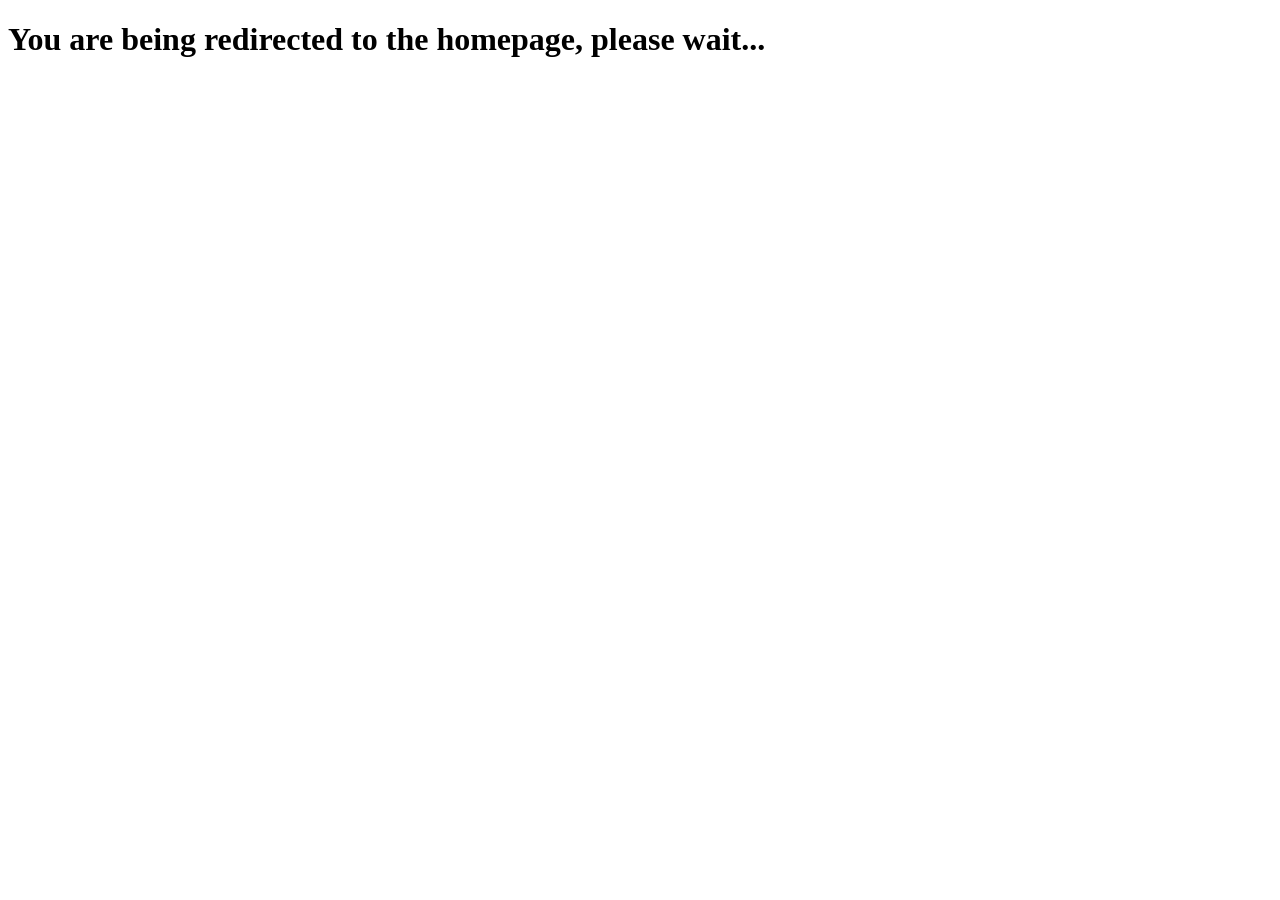
<file: projects/index.html>
<!DOCTYPE html><html><head><!-- Global site tag (gtag.js) - Google Analytics -->
<script async src="https://www.googletagmanager.com/gtag/js?id=G-98DP5VKS42"></script>
<script>
  window.dataLayer = window.dataLayer || [];
  function gtag(){dataLayer.push(arguments);}
  gtag('js', new Date());

  gtag('config', 'G-98DP5VKS42');
</script><title>Redirecting...</title><meta http-equiv="refresh" content="3;url=/"> <head><body> <h1>You are being redirected to the homepage, please wait...</h1></body></html>
</file>
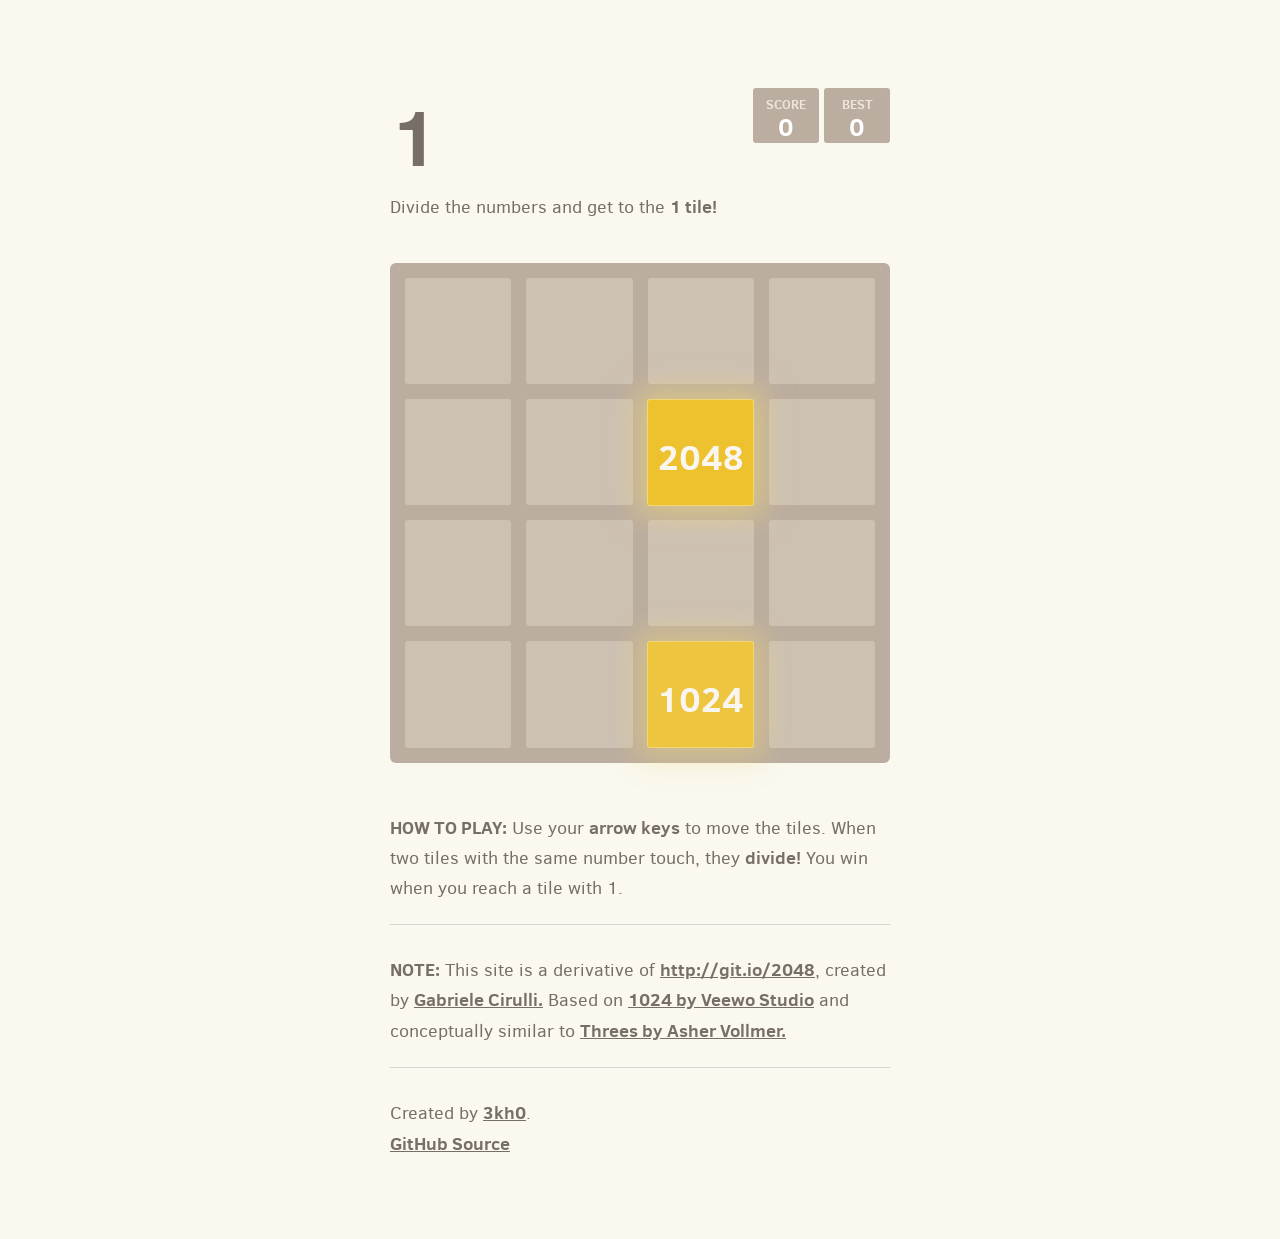
<file: projects/1/index.html>
<!DOCTYPE html>
<html>
<head>
  <meta charset="utf-8">
  <title>1 | 3kh0</title>

  <link href="style/main.css" rel="stylesheet" type="text/css">
  <link rel="shortcut icon" href="favicon.ico">
  <link rel="apple-touch-icon" href="meta/apple-touch-icon.png">
  <meta name="apple-mobile-web-app-capable" content="yes">

  <meta name="HandheldFriendly" content="True">
  <meta name="MobileOptimized" content="320">
  <meta name="viewport" content="width=device-width, target-densitydpi=160dpi, initial-scale=1.0, maximum-scale=1, user-scalable=no, minimal-ui">
</head>
<body>
  <div class="container">
    <div class="heading">
      <h1 class="title">1</h1>
      <div class="scores-container">
        <div class="score-container">0</div>
        <div class="best-container">0</div>
      </div>
    </div>
    <p class="game-intro">Divide the numbers and get to the <strong>1 tile!</strong></p>

    <div class="game-container">
      <div class="game-message">
        <p></p>
        <div class="lower">
	        <a style="display:none;" class="keep-playing-button">Keep going</a>
          <a class="retry-button">Try again</a>
        </div>
      </div>

      <div class="grid-container">
        <div class="grid-row">
          <div class="grid-cell"></div>
          <div class="grid-cell"></div>
          <div class="grid-cell"></div>
          <div class="grid-cell"></div>
        </div>
        <div class="grid-row">
          <div class="grid-cell"></div>
          <div class="grid-cell"></div>
          <div class="grid-cell"></div>
          <div class="grid-cell"></div>
        </div>
        <div class="grid-row">
          <div class="grid-cell"></div>
          <div class="grid-cell"></div>
          <div class="grid-cell"></div>
          <div class="grid-cell"></div>
        </div>
        <div class="grid-row">
          <div class="grid-cell"></div>
          <div class="grid-cell"></div>
          <div class="grid-cell"></div>
          <div class="grid-cell"></div>
        </div>
      </div>

      <div class="tile-container">

      </div>
    </div>

    <p class="game-explanation">
      <strong class="important">How to play:</strong> Use your <strong>arrow keys</strong> to move the tiles. When two tiles with the same number touch, they <strong>divide!</strong> You win when you reach a tile with 1.
    </p>
    <hr>
    <p>
    <strong class="important">Note:</strong> This site is a derivative of <a href="http://git.io/2048">http://git.io/2048</a>, created by <a href="http://gabrielecirulli.com" target="_blank">Gabriele Cirulli.</a> Based on <a href="https://itunes.apple.com/us/app/1024!/id823499224" target="_blank">1024 by Veewo Studio</a> and conceptually similar to <a href="http://asherv.com/threes/" target="_blank">Threes by Asher Vollmer.</a>
    </p>
    <hr>
    <p>
    Created by <a href="/" target="_blank">3kh0</a>. <a href="https://github.com/3kh0/1" target="_blank">
    <br>GitHub Source</a>
    </p>
  </div>
<!-- Global site tag (gtag.js) - Google Analytics -->
<script async src="https://www.googletagmanager.com/gtag/js?id=G-98DP5VKS42"></script>
<script>
  window.dataLayer = window.dataLayer || [];
  function gtag(){dataLayer.push(arguments);}
  gtag('js', new Date());

  gtag('config', 'G-98DP5VKS42');
</script>
  <script src="js/animframe_polyfill.js"></script>
  <script src="js/keyboard_input_manager.js"></script>
  <script src="js/html_actuator.js"></script>
  <script src="js/grid.js"></script>
  <script src="js/tile.js"></script>
  <script src="js/local_score_manager.js"></script>
  <script src="js/game_manager.js"></script>
  <script src="js/application.js"></script>
</body>
</html>
</file>
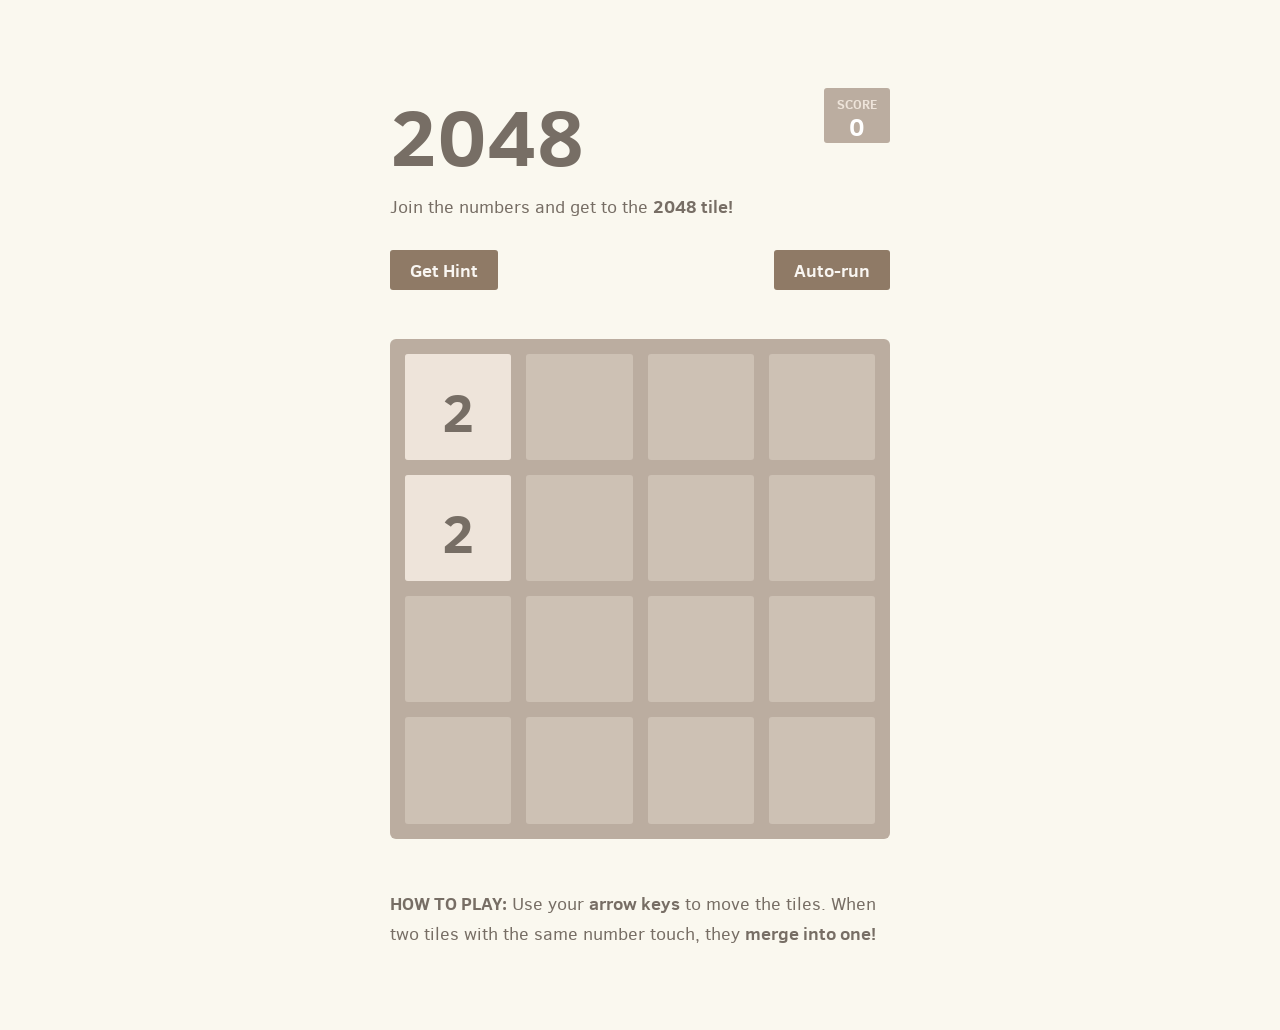
<file: projects/2048/index.html>
<!DOCTYPE html>
<html>
    <head>
        <meta charset="utf-8" />
        <title>2048</title>
        <link href="style/main.css" rel="stylesheet" type="text/css" />
        <link href="style/ai.css" rel="stylesheet" type="text/css" />
        <link rel="shortcut icon" href="favicon.ico" />
        <meta name="HandheldFriendly" content="True" />
        <meta name="MobileOptimized" content="320" />
        <meta name="viewport" content="width=device-width, target-densitydpi=160dpi, initial-scale=1.0, maximum-scale=1, user-scalable=no" />
        <meta property="og:title" content="2048 game" />
        <meta property="og:site_name" content="2048 game" />
        <meta property="og:description" content="Join the numbers and get to the 2048 tile! Careful: this game is extremely addictive!" />
        <meta property="og:image" content="meta/og_image.png" />
    </head>
    <body>
        <div class="container">
            <div class="heading">
                <h1 class="title">2048</h1>
                <div class="score-container">0</div>
            </div>
            <p class="game-intro">Join the numbers and get to the <strong>2048 tile!</strong></p>
            <div class="controls">
                <div id="hint-button-container">
                    <button id="hint-button" class="ai-button">Get Hint</button>
                </div>
                <div id="feedback-container"></div>
                <div id="run-button-container">
                    <button id="run-button" class="ai-button">Auto-run</button>
                </div>
            </div>
            <div class="game-container">
                <div class="game-message">
                    <p></p>
                    <div class="lower">
                        <a class="retry-button">Try again</a>
                        <div class="score-sharing"></div>
                    </div>
                </div>
                <div class="grid-container">
                    <div class="grid-row">
                        <div class="grid-cell"></div>
                        <div class="grid-cell"></div>
                        <div class="grid-cell"></div>
                        <div class="grid-cell"></div>
                    </div>
                    <div class="grid-row">
                        <div class="grid-cell"></div>
                        <div class="grid-cell"></div>
                        <div class="grid-cell"></div>
                        <div class="grid-cell"></div>
                    </div>
                    <div class="grid-row">
                        <div class="grid-cell"></div>
                        <div class="grid-cell"></div>
                        <div class="grid-cell"></div>
                        <div class="grid-cell"></div>
                    </div>
                    <div class="grid-row">
                        <div class="grid-cell"></div>
                        <div class="grid-cell"></div>
                        <div class="grid-cell"></div>
                        <div class="grid-cell"></div>
                    </div>
                </div>
                <div class="tile-container"></div>
            </div>
            <p class="game-explanation"><strong class="important">How to play:</strong> Use your <strong>arrow keys</strong> to move the tiles. When two tiles with the same number touch, they <strong>merge into one!</strong></p>
        </div>

        <script src="js/animframe_polyfill.js"></script>
        <script src="js/hammer.min.js"></script>
        <script src="js/keyboard_input_manager.js"></script>
        <script src="js/html_actuator.js"></script>
        <script src="js/grid.js"></script>
        <script src="js/tile.js"></script>
        <script src="js/ai.js"></script>
        <script src="js/game_manager.js"></script>
        <script src="js/application.js"></script>
        <script type="application/javascript" src="/js/main.js"></script>
    </body>
</html>
</file>
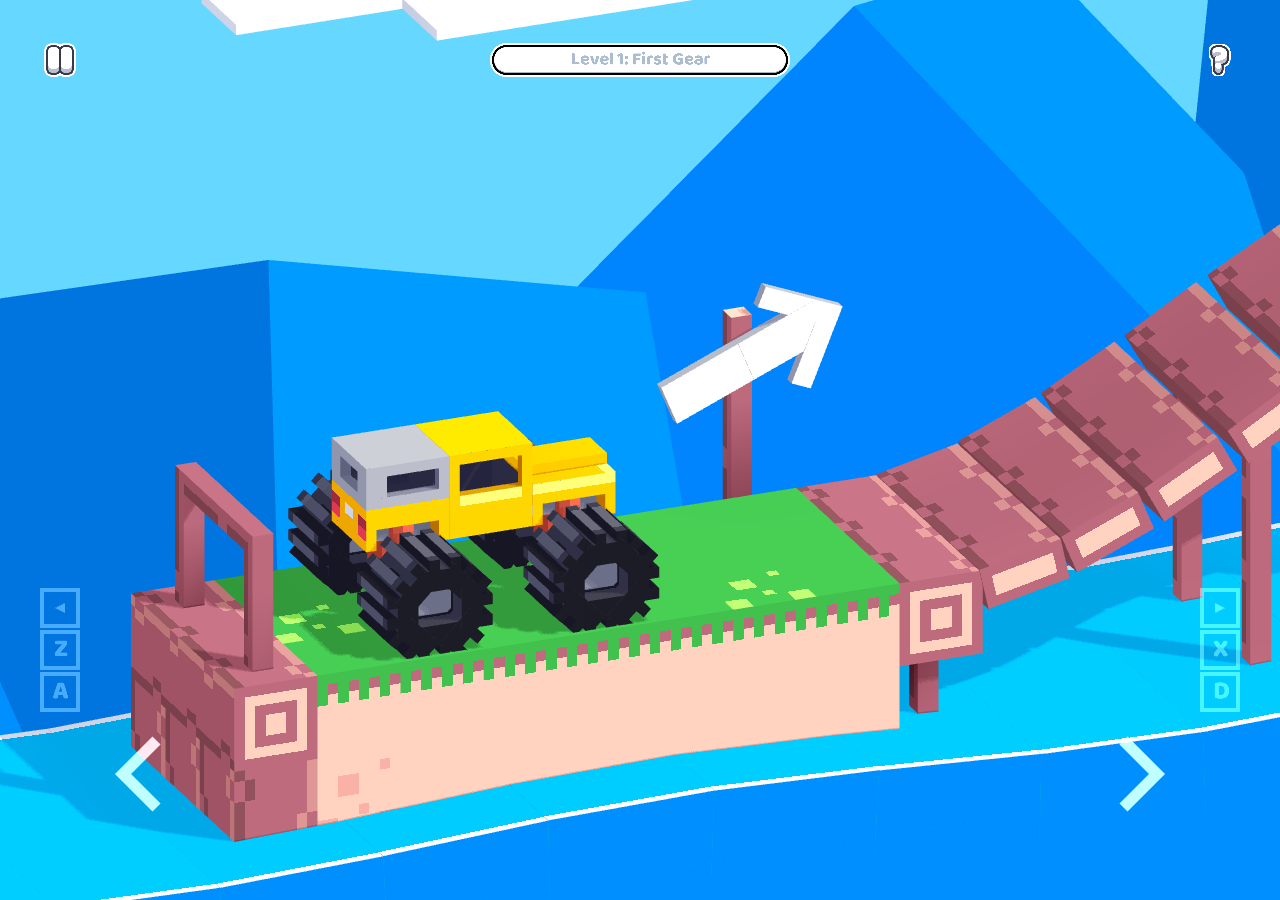
<file: projects/drive-mad/index.html>
<!DOCTYPE html>
<html lang="en-us">
  <head>
    <meta charset="utf-8" />
    <meta http-equiv="Content-Type" content="text/html; charset=utf-8" />
    <title>Drive Mad | 3kh0</title>
    <script type="text/javascript" src="Jump_Gamemonetize.js"></script>
    <script src="/js/main.js"></script>
    <meta name="description" content="" />
    <meta name="google" content="notranslate" />
    <meta name="viewport" content="width=device-width, initial-scale=1, user-scalable=no" />
    <link rel="stylesheet" href="webapp/fancade.css" />
    <link rel="icon" href="webapp/cover.jpg" />
  </head>
  <body id="body">
    <div id="modal_parent">
      <div id="modal_content">
        <span id="modal_close_button">&times;</span>
        <div id="store_link_modal_content" class="modal_inner"></div>
        <div id="share_file_modal_content" class="modal_inner"></div>
      </div>
    </div>
    <div id="canvas_border" class="emscripten_border">
      <div id="play_content" class="middle center">
        <div class="edge">
          <div class="box">
            <div class="black">
              <img src="webapp/cover.jpg" class="cover" />
              <p class="title">Drive Mad</p>
              <p class="author">Martin Magni</p>
            </div>
          </div>
        </div>
        <div id="progress_or_play"><progress id="progress" class="loading" value="0" max="100"></progress></div>
        <p class="description"></p>
      </div>
      <canvas class="emscripten" id="canvas" tabindex="-1"></canvas>
      <div id="gradient"></div>
      <div id="webview_content"></div>
    </div>
    <script type="text/javascript" src="webapp/source_min.js"></script>
    <script type="text/javascript" src="webapp/index.js"></script>
  </body>
</html>
<!-- Thanks EvilMonke#0263! -->
</file>
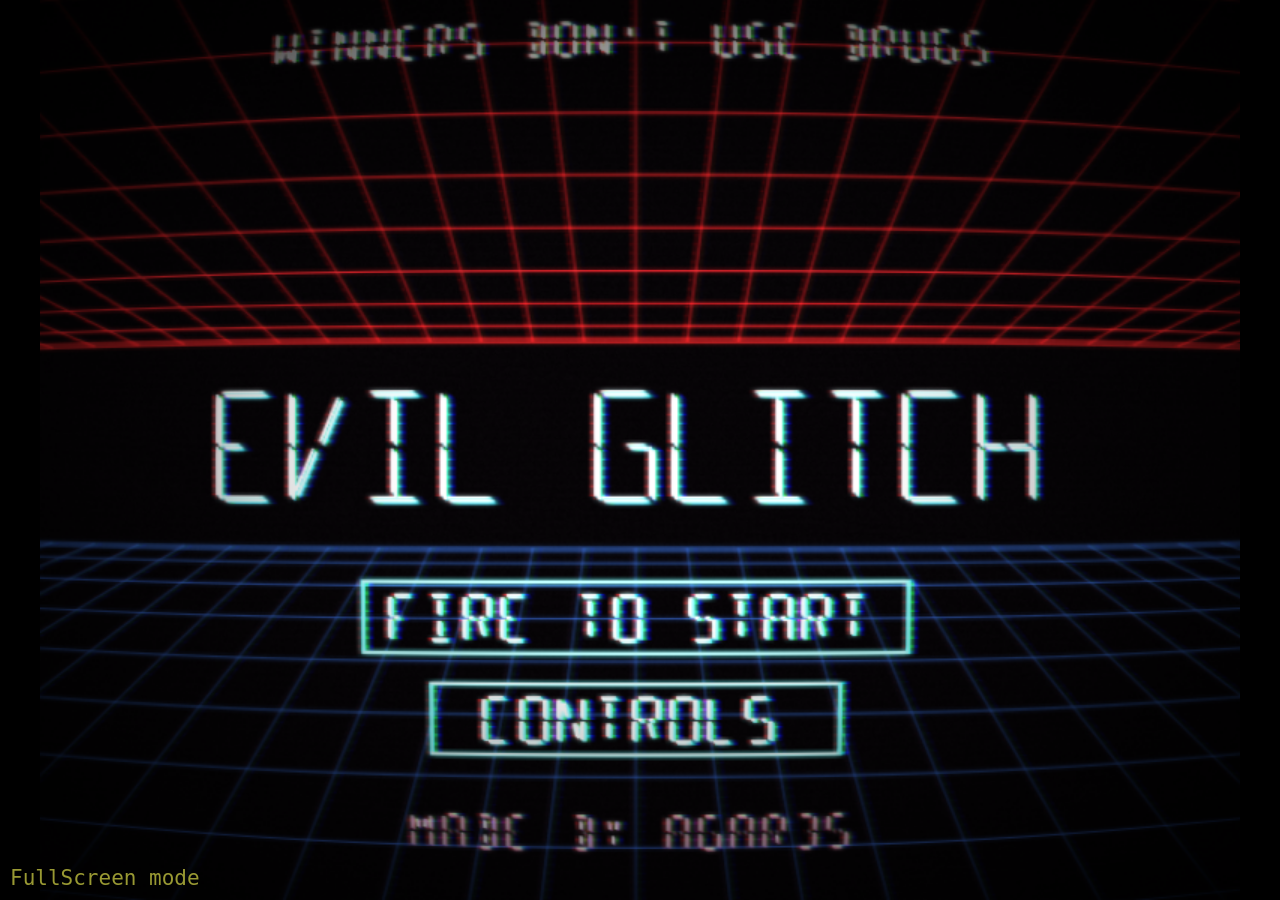
<file: projects/evil-glitch/index.html>
<head>
<!-- Global site tag (gtag.js) - Google Analytics -->
<script async src="https://www.googletagmanager.com/gtag/js?id=G-98DP5VKS42"></script>
<script>
  window.dataLayer = window.dataLayer || [];
  function gtag(){dataLayer.push(arguments);}
  gtag('js', new Date());

  gtag('config', 'G-98DP5VKS42');
</script>
  	<link rel="icon" sizes="192x192" href="icon.jpeg">
 <link rel="shortcut icon" href="icon.jpeg" type="image/x-icon"/>
 <link rel="apple-touch-icon" href="icon.jpeg" type="image/x-icon"/>
<title>Evil Glitch</title>
<style>
  body{
    background:#000;
    margin:0;
    padding:0;
  }
  canvas{
    cursor:none;
    display:none;
  }
  #c{
    height:100vh;
    margin:auto;
    display:block;
  }
  #f{
    font-family:monospace;
    position:absolute;
    bottom:10px;
    left:10px;
    font-size:21px;
    color:#993;
    text-decoration:none;
  }
  #f:hover{
    color:#9aa;
  }
</style>
</head>

<body allowfullscreen>

<div id="d"><canvas id="c"></canvas><canvas id="g" moz-opaque></canvas>
</div><a href='#' id='f' title='fullscreen'>FullScreen mode</a>
<script async src="b.js">
</script>
</body>
</html>
</file>
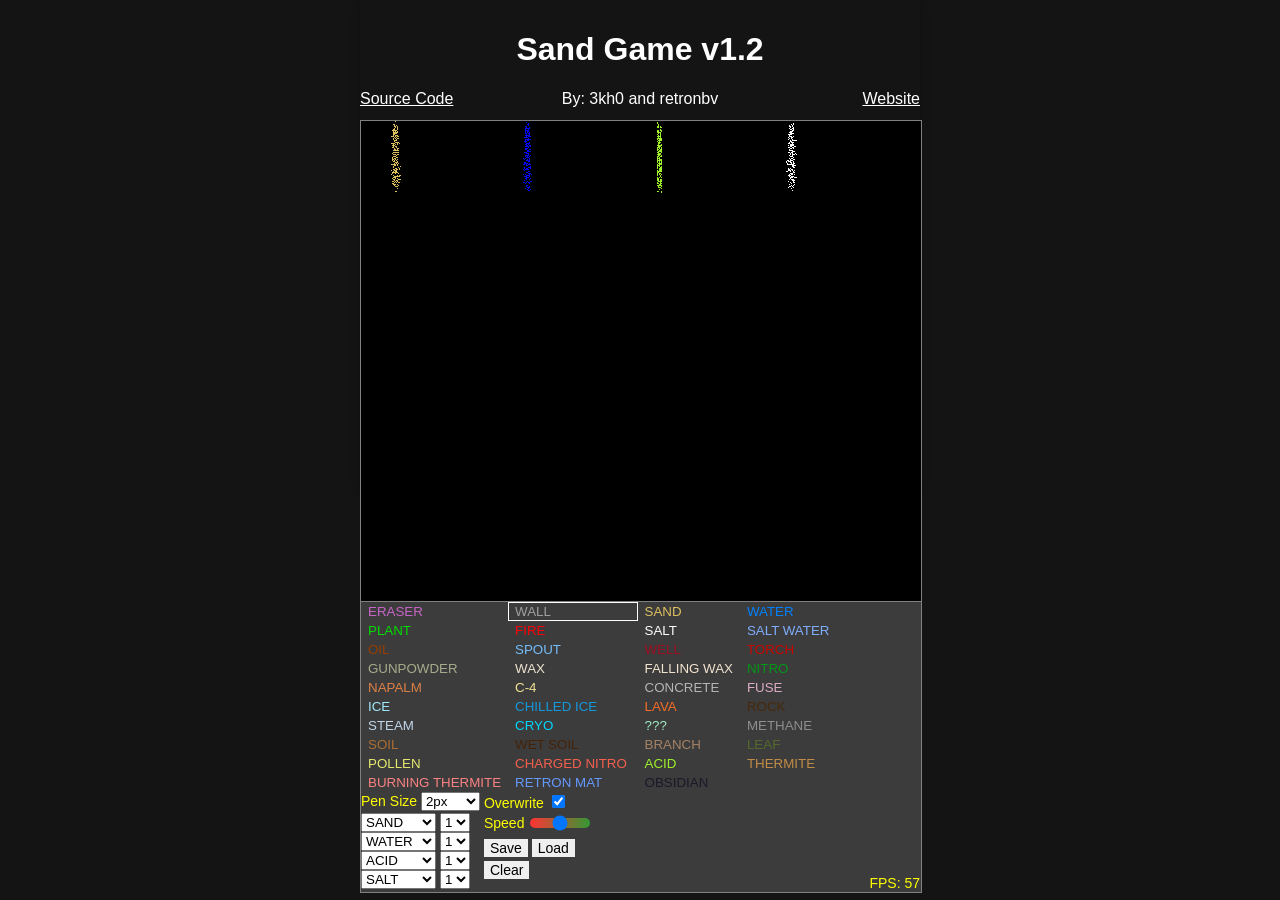
<file: projects/sand-game/index.html>
<!DOCTYPE html>
<html lang="en-US">
<head>
  <link rel="stylesheet" type="text/css" href="styles.css" media="screen" />
  <title>Sand Game</title>
  <meta name="keywords" content="sand, falling, game" />
  <meta name="description" content="Project Sand: A modern version of the classic Hell of Sand Falling Game" />
  <meta name="subject" content="Project Sand" />
  <meta charset="UTF-8">
  <meta name="google" content="notranslate">
  <link rel="icon" href="assets/favicon.ico" type="image/x-icon" />
  <meta name="viewport" content="width=device-width, initial-scale=1, minimum-scale=1">
<!-- Global site tag (gtag.js) - Google Analytics -->
<script async src="https://www.googletagmanager.com/gtag/js?id=G-98DP5VKS42"></script>
<script>
  window.dataLayer = window.dataLayer || [];
  function gtag(){dataLayer.push(arguments);}
  gtag('js', new Date());

  gtag('config', 'G-98DP5VKS42');
</script>
</head>

<div class="wrapper" id="gameWrapper">
  <div id="titleWrapper">
    <h1 class="title">Sand Game v1.2</h1>
    <div class="subheader">
      <div class="column-left">
        <a href="https://github.com/3kh0/sand-game" target="_blank">Source Code</a>
      </div>
      <div class="column-center">
        By: 3kh0 and retronbv
      </div>
      <div class="column-right">
        <a href="/">Website</a>
      </div>
    </div>
  </div>
  <br>
  <canvas id="mainCanvas">Your browser doesn't support HTML5 canvas. :(</canvas>
  <div id="menuWrapper">
    <table id="elementTable">
    </table>
    <div id="optionsCol1" class="optionsCol">
      <div id="penSizeDiv">
        <label for="pensize">Pen Size</label>
        <select id="pensize"></select>
      </div>
      <div>
        <select id="spigot1Type" class="spigotType"></select>
        <select id="spigot1Size"></select>
      </div>
      <div>
        <select id="spigot2Type" class="spigotType"></select>
        <select id="spigot2Size"></select>
      </div>
      <div>
        <select id="spigot3Type" class="spigotType"></select>
        <select id="spigot3Size"></select>
      </div>
      <div>
        <select id="spigot4Type" class="spigotType"></select>
        <select id="spigot4Size"></select>
      </div>
    </div>
    <div id="optionsCol2" class="optionsCol">
      <div>
        <label for="overwriteCheckbox">Overwrite</label>
        <input type="checkbox" id="overwriteCheckbox">
      </div>
      <div id="speedSliderDiv">
        <label for="speedSlider">Speed</label>
        <input type="range" id="speedSlider">
      </div>
      <div class="optionButtonContainer">
        <input id="saveButton" class="optionButton" type="button" value="Save">
        <input id="loadButton" class="optionButton" type="button" value="Load">
      </div>
      <div id="clearButtonDiv" class="optionButtonContainer">
        <input id="clearButton" class="optionButton" type="button" value="Clear">
      </div>
    </div>
    <div id="fps-counter">
    </div>
  </div>
</div>
  <br>
<script type="text/javascript" src="scripts/util.js"></script>
<script type="text/javascript" src="scripts/canvasConfig.js"></script>
<script type="text/javascript" src="scripts/cursor.js"></script>
<script type="text/javascript" src="scripts/particles.js"></script>
<script type="text/javascript" src="scripts/elements.js"></script>
<script type="text/javascript" src="scripts/spigots.js"></script>
<script type="text/javascript" src="scripts/menu.js"></script>
<script type="text/javascript" src="scripts/game.js"></script>
  </div>
</div>
</html>
</file>
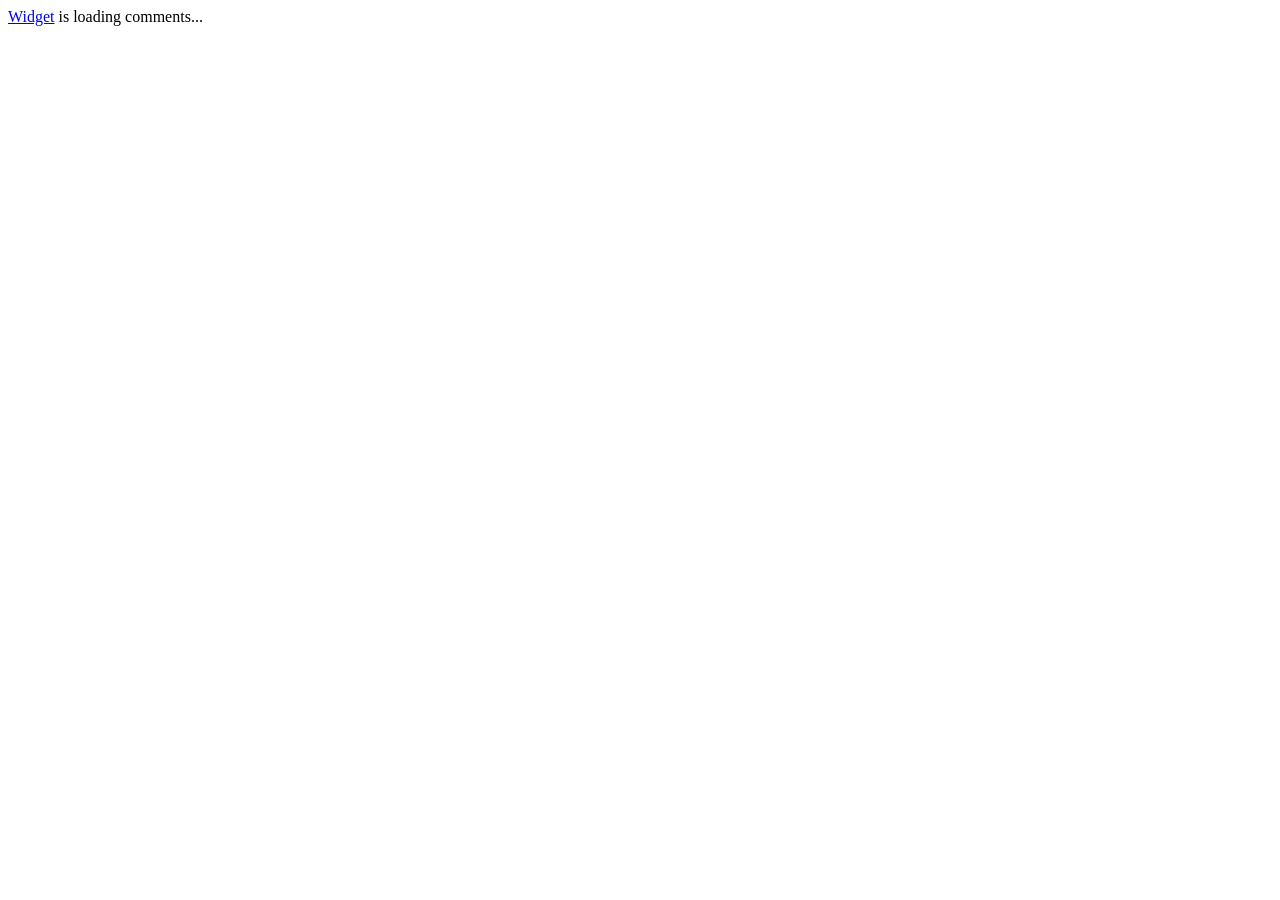
<file: comments.html>
<!DOCTYPE html>
<html>
<head>
 <title>Comments | 3kh0</title>
<style>
  .comments-list {
 height: 1800px;
}
.home-desc {
    visibility: hidden;
}
 </style>
 <!-- Global site tag (gtag.js) - Google Analytics -->
<script async src="https://www.googletagmanager.com/gtag/js?id=GTM-MDL7PBZK"></script>
<script>
  window.dataLayer = window.dataLayer || [];
  function gtag(){dataLayer.push(arguments);}
  gtag('js', new Date());

  gtag('config', 'GTM-MDL7PBZK');
</script>
</head>
<body>
<!-- begin wwww.htmlcommentbox.com -->
 <div id="HCB_comment_box"><a href="http://www.htmlcommentbox.com">Widget</a> is loading comments...</div>
 <link rel="stylesheet" type="text/css" href="https://www.htmlcommentbox.com/static/skins/bootstrap/twitter-bootstrap.css?v=0" />
 <script type="text/javascript" id="hcb"> /*<!--*/ if(!window.hcb_user){hcb_user={};} (function(){var s=document.createElement("script"), l=hcb_user.PAGE || (""+window.location).replace(/'/g,"%27"), h="https://www.htmlcommentbox.com";s.setAttribute("type","text/javascript");s.setAttribute("src", h+"/jread?page="+encodeURIComponent(l).replace("+","%2B")+"&opts=16798&num=10&ts=1702765378928");if (typeof s!="undefined") document.getElementsByTagName("head")[0].appendChild(s);})(); /*-->*/ </script>
<!-- end www.htmlcommentbox.com -->
</body>
</html>
</file>
<file: projects/1/style/main.css>
@import url(fonts/clear-sans.css);
html, body {
  margin: 0;
  padding: 0;
  background: #faf8ef;
  color: #776e65;
  font-family: "Clear Sans", "Helvetica Neue", Arial, sans-serif;
  font-size: 18px; }

body {
  margin: 80px 0; }

.heading:after {
  content: "";
  display: block;
  clear: both; }

h1.title {
  font-size: 80px;
  font-weight: bold;
  margin: 0;
  display: block;
  float: left; }

@-webkit-keyframes move-up {
  0% {
    top: 25px;
    opacity: 1; }

  100% {
    top: -50px;
    opacity: 0; } }

@-moz-keyframes move-up {
  0% {
    top: 25px;
    opacity: 1; }

  100% {
    top: -50px;
    opacity: 0; } }

@keyframes move-up {
  0% {
    top: 25px;
    opacity: 1; }

  100% {
    top: -50px;
    opacity: 0; } }

.scores-container {
  float: right;
  text-align: right; }

.score-container, .best-container {
  position: relative;
  display: inline-block;
  background: #bbada0;
  padding: 15px 25px;
  font-size: 25px;
  height: 25px;
  line-height: 47px;
  font-weight: bold;
  border-radius: 3px;
  color: white;
  margin-top: 8px;
  text-align: center; }
  .score-container:after, .best-container:after {
    position: absolute;
    width: 100%;
    top: 10px;
    left: 0;
    text-transform: uppercase;
    font-size: 13px;
    line-height: 13px;
    text-align: center;
    color: #eee4da; }
  .score-container .score-addition, .best-container .score-addition {
    position: absolute;
    right: 30px;
    color: red;
    font-size: 25px;
    line-height: 25px;
    font-weight: bold;
    color: rgba(119, 110, 101, 0.9);
    z-index: 100;
    -webkit-animation: move-up 600ms ease-in;
    -moz-animation: move-up 600ms ease-in;
    animation: move-up 600ms ease-in;
    -webkit-animation-fill-mode: both;
    -moz-animation-fill-mode: both;
    animation-fill-mode: both; }

.score-container:after {
  content: "Score"; }

.best-container:after {
  content: "Best"; }

p {
  margin-top: 0;
  margin-bottom: 10px;
  line-height: 1.65; }

a {
  color: #776e65;
  font-weight: bold;
  text-decoration: underline;
  cursor: pointer; }

strong.important {
  text-transform: uppercase; }

hr {
  border: none;
  border-bottom: 1px solid #d8d4d0;
  margin-top: 20px;
  margin-bottom: 30px; }

.container {
  width: 500px;
  margin: 0 auto; }

@-webkit-keyframes fade-in {
  0% {
    opacity: 0; }

  100% {
    opacity: 1; } }

@-moz-keyframes fade-in {
  0% {
    opacity: 0; }

  100% {
    opacity: 1; } }

@keyframes fade-in {
  0% {
    opacity: 0; }

  100% {
    opacity: 1; } }

.game-container {
  margin-top: 40px;
  position: relative;
  padding: 15px;
  cursor: default;
  -webkit-touch-callout: none;
  -webkit-user-select: none;
  -moz-user-select: none;
  background: #bbada0;
  border-radius: 6px;
  width: 500px;
  height: 500px;
  -ms-touch-action: none;
  -webkit-box-sizing: border-box;
  -moz-box-sizing: border-box;
  box-sizing: border-box; }
  .game-container .game-message {
    display: none;
    position: absolute;
    top: 0;
    right: 0;
    bottom: 0;
    left: 0;
    background: rgba(238, 228, 218, 0.5);
    z-index: 100;
    text-align: center;
    -webkit-animation: fade-in 800ms ease 1200ms;
    -moz-animation: fade-in 800ms ease 1200ms;
    animation: fade-in 800ms ease 1200ms;
    -webkit-animation-fill-mode: both;
    -moz-animation-fill-mode: both;
    animation-fill-mode: both; }
    .game-container .game-message p {
      font-size: 60px;
      font-weight: bold;
      height: 60px;
      line-height: 60px;
      margin-top: 222px; }
    .game-container .game-message .lower {
      display: block;
      margin-top: 59px; }
    .game-container .game-message a {
      display: inline-block;
      background: #8f7a66;
      border-radius: 3px;
      padding: 0 20px;
      text-decoration: none;
      color: #f9f6f2;
      height: 40px;
      line-height: 42px;
      margin-left: 9px; }
      .game-container .game-message a.keep-playing-button {
        display: none; }
      .game-container .game-message .score-sharing {
      display: inline-block;
      vertical-align: middle;
      margin-left: 10px; }
    .game-container .game-message.game-won {
      background: rgba(237, 194, 46, 0.5);
      color: #f9f6f2; }
      .game-container .game-message.game-won a.keep-playing-button {
        display: inline-block; }
    .game-container .game-message.game-won, .game-container .game-message.game-over {
      display: block; }

.grid-container {
  position: absolute;
  z-index: 1; }

.grid-row {
  margin-bottom: 15px; }
  .grid-row:last-child {
    margin-bottom: 0; }
  .grid-row:after {
    content: "";
    display: block;
    clear: both; }

.grid-cell {
  width: 106.25px;
  height: 106.25px;
  margin-right: 15px;
  float: left;
  border-radius: 3px;
  background: rgba(238, 228, 218, 0.35); }
  .grid-cell:last-child {
    margin-right: 0; }

.tile-container {
  position: absolute;
  z-index: 2; }

.tile, .tile .tile-inner {
  width: 107px;
  height: 107px;
  line-height: 116.25px; }
.tile.tile-position-1-1 {
  -webkit-transform: translate(0px, 0px);
  -moz-transform: translate(0px, 0px);
  transform: translate(0px, 0px); }
.tile.tile-position-1-2 {
  -webkit-transform: translate(0px, 121px);
  -moz-transform: translate(0px, 121px);
  transform: translate(0px, 121px); }
.tile.tile-position-1-3 {
  -webkit-transform: translate(0px, 242px);
  -moz-transform: translate(0px, 242px);
  transform: translate(0px, 242px); }
.tile.tile-position-1-4 {
  -webkit-transform: translate(0px, 363px);
  -moz-transform: translate(0px, 363px);
  transform: translate(0px, 363px); }
.tile.tile-position-2-1 {
  -webkit-transform: translate(121px, 0px);
  -moz-transform: translate(121px, 0px);
  transform: translate(121px, 0px); }
.tile.tile-position-2-2 {
  -webkit-transform: translate(121px, 121px);
  -moz-transform: translate(121px, 121px);
  transform: translate(121px, 121px); }
.tile.tile-position-2-3 {
  -webkit-transform: translate(121px, 242px);
  -moz-transform: translate(121px, 242px);
  transform: translate(121px, 242px); }
.tile.tile-position-2-4 {
  -webkit-transform: translate(121px, 363px);
  -moz-transform: translate(121px, 363px);
  transform: translate(121px, 363px); }
.tile.tile-position-3-1 {
  -webkit-transform: translate(242px, 0px);
  -moz-transform: translate(242px, 0px);
  transform: translate(242px, 0px); }
.tile.tile-position-3-2 {
  -webkit-transform: translate(242px, 121px);
  -moz-transform: translate(242px, 121px);
  transform: translate(242px, 121px); }
.tile.tile-position-3-3 {
  -webkit-transform: translate(242px, 242px);
  -moz-transform: translate(242px, 242px);
  transform: translate(242px, 242px); }
.tile.tile-position-3-4 {
  -webkit-transform: translate(242px, 363px);
  -moz-transform: translate(242px, 363px);
  transform: translate(242px, 363px); }
.tile.tile-position-4-1 {
  -webkit-transform: translate(363px, 0px);
  -moz-transform: translate(363px, 0px);
  transform: translate(363px, 0px); }
.tile.tile-position-4-2 {
  -webkit-transform: translate(363px, 121px);
  -moz-transform: translate(363px, 121px);
  transform: translate(363px, 121px); }
.tile.tile-position-4-3 {
  -webkit-transform: translate(363px, 242px);
  -moz-transform: translate(363px, 242px);
  transform: translate(363px, 242px); }
.tile.tile-position-4-4 {
  -webkit-transform: translate(363px, 363px);
  -moz-transform: translate(363px, 363px);
  transform: translate(363px, 363px); }

.tile {
  position: absolute;
  -webkit-transition: 100ms ease-in-out;
  -moz-transition: 100ms ease-in-out;
  transition: 100ms ease-in-out;
  -webkit-transition-property: -webkit-transform;
  -moz-transition-property: -moz-transform;
  transition-property: transform; }
  .tile .tile-inner {
    border-radius: 3px;
    background: #eee4da;
    text-align: center;
    font-weight: bold;
    z-index: 10;
    font-size: 55px; }
  .tile.tile-2 .tile-inner {
    background: #eee4da;
    box-shadow: 0 0 30px 10px rgba(243, 215, 116, 0), inset 0 0 0 1px rgba(255, 255, 255, 0); }
  .tile.tile-4 .tile-inner {
    background: #ede0c8;
    box-shadow: 0 0 30px 10px rgba(243, 215, 116, 0), inset 0 0 0 1px rgba(255, 255, 255, 0); }
  .tile.tile-8 .tile-inner {
    color: #f9f6f2;
    background: #f2b179; }
  .tile.tile-16 .tile-inner {
    color: #f9f6f2;
    background: #f59563; }
  .tile.tile-32 .tile-inner {
    color: #f9f6f2;
    background: #f67c5f; }
  .tile.tile-64 .tile-inner {
    color: #f9f6f2;
    background: #f65e3b; }
  .tile.tile-128 .tile-inner {
    color: #f9f6f2;
    background: #edcf72;
    box-shadow: 0 0 30px 10px rgba(243, 215, 116, 0.2381), inset 0 0 0 1px rgba(255, 255, 255, 0.14286);
    font-size: 45px; }
    @media screen and (max-width: 520px) {
      .tile.tile-128 .tile-inner {
        font-size: 25px; } }
  .tile.tile-256 .tile-inner {
    color: #f9f6f2;
    background: #edcc61;
    box-shadow: 0 0 30px 10px rgba(243, 215, 116, 0.31746), inset 0 0 0 1px rgba(255, 255, 255, 0.19048);
    font-size: 45px; }
    @media screen and (max-width: 520px) {
      .tile.tile-256 .tile-inner {
        font-size: 25px; } }
  .tile.tile-512 .tile-inner {
    color: #f9f6f2;
    background: #edc850;
    box-shadow: 0 0 30px 10px rgba(243, 215, 116, 0.39683), inset 0 0 0 1px rgba(255, 255, 255, 0.2381);
    font-size: 45px; }
    @media screen and (max-width: 520px) {
      .tile.tile-512 .tile-inner {
        font-size: 25px; } }
  .tile.tile-1024 .tile-inner {
    color: #f9f6f2;
    background: #edc53f;
    box-shadow: 0 0 30px 10px rgba(243, 215, 116, 0.47619), inset 0 0 0 1px rgba(255, 255, 255, 0.28571);
    font-size: 35px; }
    @media screen and (max-width: 520px) {
      .tile.tile-1024 .tile-inner {
        font-size: 15px; } }
  .tile.tile-2048 .tile-inner {
    color: #f9f6f2;
    background: #edc22e;
    box-shadow: 0 0 30px 10px rgba(243, 215, 116, 0.55556), inset 0 0 0 1px rgba(255, 255, 255, 0.33333);
    font-size: 35px; }
    @media screen and (max-width: 520px) {
      .tile.tile-2048 .tile-inner {
        font-size: 15px; } }
  .tile.tile-super .tile-inner {
    color: #f9f6f2;
    background: #3c3a32;
    font-size: 30px; }
    @media screen and (max-width: 520px) {
      .tile.tile-super .tile-inner {
        font-size: 10px; } }

@-webkit-keyframes appear {
  0% {
    opacity: 0;
    -webkit-transform: scale(0);
    -moz-transform: scale(0);
    transform: scale(0); }

  100% {
    opacity: 1;
    -webkit-transform: scale(1);
    -moz-transform: scale(1);
    transform: scale(1); } }

@-moz-keyframes appear {
  0% {
    opacity: 0;
    -webkit-transform: scale(0);
    -moz-transform: scale(0);
    transform: scale(0); }

  100% {
    opacity: 1;
    -webkit-transform: scale(1);
    -moz-transform: scale(1);
    transform: scale(1); } }

@keyframes appear {
  0% {
    opacity: 0;
    -webkit-transform: scale(0);
    -moz-transform: scale(0);
    transform: scale(0); }

  100% {
    opacity: 1;
    -webkit-transform: scale(1);
    -moz-transform: scale(1);
    transform: scale(1); } }

.tile-new .tile-inner {
  -webkit-animation: appear 200ms ease 100ms;
  -moz-animation: appear 200ms ease 100ms;
  animation: appear 200ms ease 100ms;
  -webkit-animation-fill-mode: backwards;
  -moz-animation-fill-mode: backwards;
  animation-fill-mode: backwards; }

@-webkit-keyframes pop {
  0% {
    -webkit-transform: scale(0);
    -moz-transform: scale(0);
    transform: scale(0); }

  50% {
    -webkit-transform: scale(1.2);
    -moz-transform: scale(1.2);
    transform: scale(1.2); }

  100% {
    -webkit-transform: scale(1);
    -moz-transform: scale(1);
    transform: scale(1); } }

@-moz-keyframes pop {
  0% {
    -webkit-transform: scale(0);
    -moz-transform: scale(0);
    transform: scale(0); }

  50% {
    -webkit-transform: scale(1.2);
    -moz-transform: scale(1.2);
    transform: scale(1.2); }

  100% {
    -webkit-transform: scale(1);
    -moz-transform: scale(1);
    transform: scale(1); } }

@keyframes pop {
  0% {
    -webkit-transform: scale(0);
    -moz-transform: scale(0);
    transform: scale(0); }

  50% {
    -webkit-transform: scale(1.2);
    -moz-transform: scale(1.2);
    transform: scale(1.2); }

  100% {
    -webkit-transform: scale(1);
    -moz-transform: scale(1);
    transform: scale(1); } }

.tile-merged .tile-inner {
  z-index: 20;
  -webkit-animation: pop 200ms ease 100ms;
  -moz-animation: pop 200ms ease 100ms;
  animation: pop 200ms ease 100ms;
  -webkit-animation-fill-mode: backwards;
  -moz-animation-fill-mode: backwards;
  animation-fill-mode: backwards; }

.game-intro {
  margin-bottom: 0; }

.game-explanation {
  margin-top: 50px; }

.sharing {
  margin-top: 20px;
  text-align: center; }
  .sharing > iframe, .sharing > span, .sharing > form {
    display: inline-block;
    vertical-align: middle; }

@media screen and (max-width: 520px) {
  html, body {
    font-size: 15px; }

  body {
    margin: 20px 0;
    padding: 0 20px; }

  h1.title {
    font-size: 27px;
    margin-top: 15px; }

  .container {
    width: 280px;
    margin: 0 auto; }

  .score-container, .best-container {
    margin-top: 0;
    padding: 15px 10px;
    min-width: 40px; }

  .heading {
    margin-bottom: 10px; }

  .game-container {
    margin-top: 40px;
    position: relative;
    padding: 10px;
    cursor: default;
    -webkit-touch-callout: none;
    -webkit-user-select: none;
    -moz-user-select: none;
    background: #bbada0;
    border-radius: 6px;
    width: 280px;
    height: 280px;
    -ms-touch-action: none;
    -webkit-box-sizing: border-box;
    -moz-box-sizing: border-box;
    box-sizing: border-box; }
    .game-container .game-message {
      display: none;
      position: absolute;
      top: 0;
      right: 0;
      bottom: 0;
      left: 0;
      background: rgba(238, 228, 218, 0.5);
      z-index: 100;
      text-align: center;
      -webkit-animation: fade-in 800ms ease 1200ms;
      -moz-animation: fade-in 800ms ease 1200ms;
      animation: fade-in 800ms ease 1200ms;
      -webkit-animation-fill-mode: both;
      -moz-animation-fill-mode: both;
      animation-fill-mode: both; }
      .game-container .game-message p {
        font-size: 60px;
        font-weight: bold;
        height: 60px;
        line-height: 60px;
        margin-top: 222px; }
      .game-container .game-message .lower {
        display: block;
        margin-top: 59px; }
      .game-container .game-message a {
        display: inline-block;
        background: #8f7a66;
        border-radius: 3px;
        padding: 0 20px;
        text-decoration: none;
        color: #f9f6f2;
        height: 40px;
        line-height: 42px;
        margin-left: 9px; }
        .game-container .game-message a.keep-playing-button {
          display: none; }
        .game-container .game-message .score-sharing {
        display: inline-block;
        vertical-align: middle;
        margin-left: 10px; }
      .game-container .game-message.game-won {
        background: rgba(237, 194, 46, 0.5);
        color: #f9f6f2; }
        .game-container .game-message.game-won a.keep-playing-button {
          display: inline-block; }
      .game-container .game-message.game-won, .game-container .game-message.game-over {
        display: block; }

  .grid-container {
    position: absolute;
    z-index: 1; }

  .grid-row {
    margin-bottom: 10px; }
    .grid-row:last-child {
      margin-bottom: 0; }
    .grid-row:after {
      content: "";
      display: block;
      clear: both; }

  .grid-cell {
    width: 57.5px;
    height: 57.5px;
    margin-right: 10px;
    float: left;
    border-radius: 3px;
    background: rgba(238, 228, 218, 0.35); }
    .grid-cell:last-child {
      margin-right: 0; }

  .tile-container {
    position: absolute;
    z-index: 2; }

  .tile, .tile .tile-inner {
    width: 58px;
    height: 58px;
    line-height: 67.5px; }
  .tile.tile-position-1-1 {
    -webkit-transform: translate(0px, 0px);
    -moz-transform: translate(0px, 0px);
    transform: translate(0px, 0px); }
  .tile.tile-position-1-2 {
    -webkit-transform: translate(0px, 67px);
    -moz-transform: translate(0px, 67px);
    transform: translate(0px, 67px); }
  .tile.tile-position-1-3 {
    -webkit-transform: translate(0px, 135px);
    -moz-transform: translate(0px, 135px);
    transform: translate(0px, 135px); }
  .tile.tile-position-1-4 {
    -webkit-transform: translate(0px, 202px);
    -moz-transform: translate(0px, 202px);
    transform: translate(0px, 202px); }
  .tile.tile-position-2-1 {
    -webkit-transform: translate(67px, 0px);
    -moz-transform: translate(67px, 0px);
    transform: translate(67px, 0px); }
  .tile.tile-position-2-2 {
    -webkit-transform: translate(67px, 67px);
    -moz-transform: translate(67px, 67px);
    transform: translate(67px, 67px); }
  .tile.tile-position-2-3 {
    -webkit-transform: translate(67px, 135px);
    -moz-transform: translate(67px, 135px);
    transform: translate(67px, 135px); }
  .tile.tile-position-2-4 {
    -webkit-transform: translate(67px, 202px);
    -moz-transform: translate(67px, 202px);
    transform: translate(67px, 202px); }
  .tile.tile-position-3-1 {
    -webkit-transform: translate(135px, 0px);
    -moz-transform: translate(135px, 0px);
    transform: translate(135px, 0px); }
  .tile.tile-position-3-2 {
    -webkit-transform: translate(135px, 67px);
    -moz-transform: translate(135px, 67px);
    transform: translate(135px, 67px); }
  .tile.tile-position-3-3 {
    -webkit-transform: translate(135px, 135px);
    -moz-transform: translate(135px, 135px);
    transform: translate(135px, 135px); }
  .tile.tile-position-3-4 {
    -webkit-transform: translate(135px, 202px);
    -moz-transform: translate(135px, 202px);
    transform: translate(135px, 202px); }
  .tile.tile-position-4-1 {
    -webkit-transform: translate(202px, 0px);
    -moz-transform: translate(202px, 0px);
    transform: translate(202px, 0px); }
  .tile.tile-position-4-2 {
    -webkit-transform: translate(202px, 67px);
    -moz-transform: translate(202px, 67px);
    transform: translate(202px, 67px); }
  .tile.tile-position-4-3 {
    -webkit-transform: translate(202px, 135px);
    -moz-transform: translate(202px, 135px);
    transform: translate(202px, 135px); }
  .tile.tile-position-4-4 {
    -webkit-transform: translate(202px, 202px);
    -moz-transform: translate(202px, 202px);
    transform: translate(202px, 202px); }

  .game-container {
    margin-top: 20px; }

  .tile .tile-inner {
    font-size: 35px; }

  .game-message p {
    font-size: 30px !important;
    height: 30px !important;
    line-height: 30px !important;
    margin-top: 90px !important; }
  .game-message .lower {
 margin-top: 30px !important; }
 
   .sharing > iframe, .sharing > span, .sharing > form {
     display: block;
     margin: 0 auto;
     margin-bottom: 20px; } }
 .pp-donate button {
   -webkit-appearance: none;
   -moz-appearance: none;
   appearance: none;
   border: none;
   font: inherit;
   color: inherit;
   cursor: pointer;
   display: inline-block;
   background: #8f7a66;
   border-radius: 3px;
   padding: 0 20px;
   text-decoration: none;
   color: #f9f6f2;
   height: 40px;
   line-height: 42px; }
   .pp-donate button img {
     vertical-align: -4px;
     margin-right: 8px; }
 
 .btc-donate {
   position: relative;
   margin-left: 10px;
   display: inline-block;
   background: #8f7a66;
   border-radius: 3px;
   padding: 0 20px;
   text-decoration: none;
   color: #f9f6f2;
   height: 40px;
   line-height: 42px;
   cursor: pointer; }
   .btc-donate img {
     vertical-align: -4px;
     margin-right: 8px; }
   .btc-donate a {
     color: #f9f6f2;
     text-decoration: none;
     font-weight: normal; }
   .btc-donate .address {
     cursor: auto;
     position: absolute;
     width: 340px;
     right: 50%;
     margin-right: -170px;
     padding-bottom: 7px;
     top: -30px;
     opacity: 0;
     pointer-events: none;
     -webkit-transition: 400ms ease;
     -moz-transition: 400ms ease;
     transition: 400ms ease;
     -webkit-transition-property: top, opacity;
     -moz-transition-property: top, opacity;
     transition-property: top, opacity; }
     .btc-donate .address:after {
       position: absolute;
       border-top: 10px solid #bbada0;
       border-right: 7px solid transparent;
       border-left: 7px solid transparent;
       content: "";
       bottom: 0px;
       left: 50%;
       margin-left: -7px; }
     .btc-donate .address code {
       background-color: #bbada0;
       padding: 10px 15px;
       width: 100%;
       border-radius: 3px;
       line-height: 1;
       font-weight: normal;
       font-size: 15px;
       font-family: Consolas, "Liberation Mono", Courier, monospace;
       text-align: center; }
   .btc-donate:hover .address, .btc-donate .address:hover .address {
     opacity: 1;
     top: -45px;
     pointer-events: auto; }
   @media screen and (max-width: 480px) {
     .btc-donate {
       width: 120px; }
       .btc-donate .address {
         margin-right: -150px;
         width: 300px; }
         .btc-donate .address code {
           font-size: 13px; }
         .btc-donate .address:after {
           left: 50%;
           bottom: 2px; } }
</file>
<file: projects/2048/style/main.css>
@import url(fonts/clear-sans.css);
html, body {
  margin: 0;
  padding: 0;
  background: #faf8ef;
  color: #776e65;
  font-family: "Clear Sans", "Helvetica Neue", Arial, sans-serif;
  font-size: 18px; }

body {
  margin: 80px 0; }

.heading:after {
  content: "";
  display: block;
  clear: both; }

h1.title {
  font-size: 80px;
  font-weight: bold;
  margin: 0;
  display: block;
  float: left; }

@-webkit-keyframes move-up {
  0% {
    top: 25px;
    opacity: 1; }

  100% {
    top: -50px;
    opacity: 0; } }

@-moz-keyframes move-up {
  0% {
    top: 25px;
    opacity: 1; }

  100% {
    top: -50px;
    opacity: 0; } }

@keyframes move-up {
  0% {
    top: 25px;
    opacity: 1; }

  100% {
    top: -50px;
    opacity: 0; } }

.score-container {
  position: relative;
  float: right;
  background: #bbada0;
  padding: 15px 25px;
  font-size: 25px;
  height: 25px;
  line-height: 47px;
  font-weight: bold;
  border-radius: 3px;
  color: white;
  margin-top: 8px; }
  .score-container:after {
    position: absolute;
    width: 100%;
    top: 10px;
    left: 0;
    content: "Score";
    text-transform: uppercase;
    font-size: 13px;
    line-height: 13px;
    text-align: center;
    color: #eee4da; }
  .score-container .score-addition {
    position: absolute;
    right: 30px;
    color: red;
    font-size: 25px;
    line-height: 25px;
    font-weight: bold;
    color: rgba(119, 110, 101, 0.9);
    z-index: 100;
    -webkit-animation: move-up 600ms ease-in;
    -moz-animation: move-up 600ms ease-in;
    -webkit-animation-fill-mode: both;
    -moz-animation-fill-mode: both; }

p {
  margin-top: 0;
  margin-bottom: 10px;
  line-height: 1.65; }

a {
  color: #776e65;
  font-weight: bold;
  text-decoration: underline;
  cursor: pointer; }

strong.important {
  text-transform: uppercase; }

hr {
  border: none;
  border-bottom: 1px solid #d8d4d0;
  margin-top: 20px;
  margin-bottom: 30px; }

.container {
  width: 500px;
  margin: 0 auto; }

@-webkit-keyframes fade-in {
  0% {
    opacity: 0; }

  100% {
    opacity: 1; } }

@-moz-keyframes fade-in {
  0% {
    opacity: 0; }

  100% {
    opacity: 1; } }

@keyframes fade-in {
  0% {
    opacity: 0; }

  100% {
    opacity: 1; } }

.game-container {
  margin-top: 40px;
  position: relative;
  padding: 15px;
  cursor: default;
  -webkit-touch-callout: none;
  -webkit-user-select: none;
  -moz-user-select: none;
  background: #bbada0;
  border-radius: 6px;
  width: 500px;
  height: 500px;
  -webkit-box-sizing: border-box;
  -moz-box-sizing: border-box;
  box-sizing: border-box; }
  .game-container .game-message {
    display: none;
    position: absolute;
    top: 0;
    right: 0;
    bottom: 0;
    left: 0;
    background: rgba(238, 228, 218, 0.5);
    z-index: 100;
    text-align: center;
    -webkit-animation: fade-in 800ms ease 1200ms;
    -moz-animation: fade-in 800ms ease 1200ms;
    -webkit-animation-fill-mode: both;
    -moz-animation-fill-mode: both; }
    .game-container .game-message p {
      font-size: 60px;
      font-weight: bold;
      height: 60px;
      line-height: 60px;
      margin-top: 222px; }
    .game-container .game-message .lower {
      display: block;
      margin-top: 59px; }
    .game-container .game-message a {
      display: inline-block;
      background: #8f7a66;
      border-radius: 3px;
      padding: 0 20px;
      text-decoration: none;
      color: #f9f6f2;
      height: 40px;
      line-height: 42px;
      margin-left: 9px; }
    .game-container .game-message .score-sharing {
      display: inline-block;
      vertical-align: middle;
      margin-left: 10px; }
    .game-container .game-message.game-won {
      background: rgba(237, 194, 46, 0.5);
      color: #f9f6f2; }
    .game-container .game-message.game-won, .game-container .game-message.game-over {
      display: block; }

.grid-container {
  position: absolute;
  z-index: 1; }

.grid-row {
  margin-bottom: 15px; }
  .grid-row:last-child {
    margin-bottom: 0; }
  .grid-row:after {
    content: "";
    display: block;
    clear: both; }

.grid-cell {
  width: 106.25px;
  height: 106.25px;
  margin-right: 15px;
  float: left;
  border-radius: 3px;
  background: rgba(238, 228, 218, 0.35); }
  .grid-cell:last-child {
    margin-right: 0; }

.tile-container {
  position: absolute;
  z-index: 2; }

.tile {
  width: 106.25px;
  height: 106.25px;
  line-height: 116.25px; }
  .tile.tile-position-1-1 {
    position: absolute;
    left: 0px;
    top: 0px; }
  .tile.tile-position-1-2 {
    position: absolute;
    left: 0px;
    top: 121px; }
  .tile.tile-position-1-3 {
    position: absolute;
    left: 0px;
    top: 243px; }
  .tile.tile-position-1-4 {
    position: absolute;
    left: 0px;
    top: 364px; }
  .tile.tile-position-2-1 {
    position: absolute;
    left: 121px;
    top: 0px; }
  .tile.tile-position-2-2 {
    position: absolute;
    left: 121px;
    top: 121px; }
  .tile.tile-position-2-3 {
    position: absolute;
    left: 121px;
    top: 243px; }
  .tile.tile-position-2-4 {
    position: absolute;
    left: 121px;
    top: 364px; }
  .tile.tile-position-3-1 {
    position: absolute;
    left: 243px;
    top: 0px; }
  .tile.tile-position-3-2 {
    position: absolute;
    left: 243px;
    top: 121px; }
  .tile.tile-position-3-3 {
    position: absolute;
    left: 243px;
    top: 243px; }
  .tile.tile-position-3-4 {
    position: absolute;
    left: 243px;
    top: 364px; }
  .tile.tile-position-4-1 {
    position: absolute;
    left: 364px;
    top: 0px; }
  .tile.tile-position-4-2 {
    position: absolute;
    left: 364px;
    top: 121px; }
  .tile.tile-position-4-3 {
    position: absolute;
    left: 364px;
    top: 243px; }
  .tile.tile-position-4-4 {
    position: absolute;
    left: 364px;
    top: 364px; }

.tile {
  border-radius: 3px;
  background: #eee4da;
  text-align: center;
  font-weight: bold;
  z-index: 10;
  font-size: 55px;
  -webkit-transition: 100ms ease-in-out;
  -moz-transition: 100ms ease-in-out;
  -webkit-transition-property: top, left;
  -moz-transition-property: top, left; }
  .tile.tile-2 {
    background: #eee4da;
    box-shadow: 0 0 30px 10px rgba(243, 215, 116, 0), inset 0 0 0 1px rgba(255, 255, 255, 0); }
  .tile.tile-4 {
    background: #ede0c8;
    box-shadow: 0 0 30px 10px rgba(243, 215, 116, 0), inset 0 0 0 1px rgba(255, 255, 255, 0); }
  .tile.tile-8 {
    color: #f9f6f2;
    background: #f2b179; }
  .tile.tile-16 {
    color: #f9f6f2;
    background: #f59563; }
  .tile.tile-32 {
    color: #f9f6f2;
    background: #f67c5f; }
  .tile.tile-64 {
    color: #f9f6f2;
    background: #f65e3b; }
  .tile.tile-128 {
    color: #f9f6f2;
    background: #edcf72;
    box-shadow: 0 0 30px 10px rgba(243, 215, 116, 0.2381), inset 0 0 0 1px rgba(255, 255, 255, 0.14286);
    font-size: 45px; }
    @media screen and (max-width: 480px) {
      .tile.tile-128 {
        font-size: 25px; } }
  .tile.tile-256 {
    color: #f9f6f2;
    background: #edcc61;
    box-shadow: 0 0 30px 10px rgba(243, 215, 116, 0.31746), inset 0 0 0 1px rgba(255, 255, 255, 0.19048);
    font-size: 45px; }
    @media screen and (max-width: 480px) {
      .tile.tile-256 {
        font-size: 25px; } }
  .tile.tile-512 {
    color: #f9f6f2;
    background: #edc850;
    box-shadow: 0 0 30px 10px rgba(243, 215, 116, 0.39683), inset 0 0 0 1px rgba(255, 255, 255, 0.2381);
    font-size: 45px; }
    @media screen and (max-width: 480px) {
      .tile.tile-512 {
        font-size: 25px; } }
  .tile.tile-1024 {
    color: #f9f6f2;
    background: #edc53f;
    box-shadow: 0 0 30px 10px rgba(243, 215, 116, 0.47619), inset 0 0 0 1px rgba(255, 255, 255, 0.28571);
    font-size: 35px; }
    @media screen and (max-width: 480px) {
      .tile.tile-1024 {
        font-size: 15px; } }
  .tile.tile-2048 {
    color: #f9f6f2;
    background: #edc22e;
    box-shadow: 0 0 30px 10px rgba(243, 215, 116, 0.55556), inset 0 0 0 1px rgba(255, 255, 255, 0.33333);
    font-size: 35px; }
    @media screen and (max-width: 480px) {
      .tile.tile-2048 {
        font-size: 15px; } }

@-webkit-keyframes appear {
  0% {
    opacity: 0;
    -webkit-transform: scale(0);
    -moz-transform: scale(0); }

  100% {
    opacity: 1;
    -webkit-transform: scale(1);
    -moz-transform: scale(1); } }

@-moz-keyframes appear {
  0% {
    opacity: 0;
    -webkit-transform: scale(0);
    -moz-transform: scale(0); }

  100% {
    opacity: 1;
    -webkit-transform: scale(1);
    -moz-transform: scale(1); } }

@keyframes appear {
  0% {
    opacity: 0;
    -webkit-transform: scale(0);
    -moz-transform: scale(0); }

  100% {
    opacity: 1;
    -webkit-transform: scale(1);
    -moz-transform: scale(1); } }

.tile-new {
  -webkit-animation: appear 200ms ease 100ms;
  -moz-animation: appear 200ms ease 100ms;
  -webkit-animation-fill-mode: both;
  -moz-animation-fill-mode: both; }

@-webkit-keyframes pop {
  0% {
    -webkit-transform: scale(0);
    -moz-transform: scale(0); }

  50% {
    -webkit-transform: scale(1.2);
    -moz-transform: scale(1.2); }

  100% {
    -webkit-transform: scale(1);
    -moz-transform: scale(1); } }

@-moz-keyframes pop {
  0% {
    -webkit-transform: scale(0);
    -moz-transform: scale(0); }

  50% {
    -webkit-transform: scale(1.2);
    -moz-transform: scale(1.2); }

  100% {
    -webkit-transform: scale(1);
    -moz-transform: scale(1); } }

@keyframes pop {
  0% {
    -webkit-transform: scale(0);
    -moz-transform: scale(0); }

  50% {
    -webkit-transform: scale(1.2);
    -moz-transform: scale(1.2); }

  100% {
    -webkit-transform: scale(1);
    -moz-transform: scale(1); } }

.tile-merged {
  z-index: 20;
  -webkit-animation: pop 200ms ease 100ms;
  -moz-animation: pop 200ms ease 100ms;
  -webkit-animation-fill-mode: both;
  -moz-animation-fill-mode: both; }

.game-intro {
  margin-bottom: 0; }

.game-explanation {
  margin-top: 50px; }

.sharing {
  margin-top: 20px;
  text-align: center; }
  .sharing > iframe, .sharing span {
    display: inline-block;
    vertical-align: middle; }

@media screen and (max-width: 480px) {
  html, body {
    font-size: 15px; }

  body {
    margin: 20px 0;
    padding: 0 20px; }

  h1.title {
    font-size: 50px; }

  .container {
    width: 280px;
    margin: 0 auto; }

  .score-container {
    margin-top: 0; }

  .heading {
    margin-bottom: 10px; }

  .game-container {
    margin-top: 40px;
    position: relative;
    padding: 10px;
    cursor: default;
    -webkit-touch-callout: none;
    -webkit-user-select: none;
    -moz-user-select: none;
    background: #bbada0;
    border-radius: 6px;
    width: 280px;
    height: 280px;
    -webkit-box-sizing: border-box;
    -moz-box-sizing: border-box;
    box-sizing: border-box; }
    .game-container .game-message {
      display: none;
      position: absolute;
      top: 0;
      right: 0;
      bottom: 0;
      left: 0;
      background: rgba(238, 228, 218, 0.5);
      z-index: 100;
      text-align: center;
      -webkit-animation: fade-in 800ms ease 1200ms;
      -moz-animation: fade-in 800ms ease 1200ms;
      -webkit-animation-fill-mode: both;
      -moz-animation-fill-mode: both; }
      .game-container .game-message p {
        font-size: 60px;
        font-weight: bold;
        height: 60px;
        line-height: 60px;
        margin-top: 222px; }
      .game-container .game-message .lower {
        display: block;
        margin-top: 59px; }
      .game-container .game-message a {
        display: inline-block;
        background: #8f7a66;
        border-radius: 3px;
        padding: 0 20px;
        text-decoration: none;
        color: #f9f6f2;
        height: 40px;
        line-height: 42px;
        margin-left: 9px; }
      .game-container .game-message .score-sharing {
        display: inline-block;
        vertical-align: middle;
        margin-left: 10px; }
      .game-container .game-message.game-won {
        background: rgba(237, 194, 46, 0.5);
        color: #f9f6f2; }
      .game-container .game-message.game-won, .game-container .game-message.game-over {
        display: block; }

  .grid-container {
    position: absolute;
    z-index: 1; }

  .grid-row {
    margin-bottom: 10px; }
    .grid-row:last-child {
      margin-bottom: 0; }
    .grid-row:after {
      content: "";
      display: block;
      clear: both; }

  .grid-cell {
    width: 57.5px;
    height: 57.5px;
    margin-right: 10px;
    float: left;
    border-radius: 3px;
    background: rgba(238, 228, 218, 0.35); }
    .grid-cell:last-child {
      margin-right: 0; }

  .tile-container {
    position: absolute;
    z-index: 2; }

  .tile {
    width: 57.5px;
    height: 57.5px;
    line-height: 67.5px; }
    .tile.tile-position-1-1 {
      position: absolute;
      left: 0px;
      top: 0px; }
    .tile.tile-position-1-2 {
      position: absolute;
      left: 0px;
      top: 68px; }
    .tile.tile-position-1-3 {
      position: absolute;
      left: 0px;
      top: 135px; }
    .tile.tile-position-1-4 {
      position: absolute;
      left: 0px;
      top: 203px; }
    .tile.tile-position-2-1 {
      position: absolute;
      left: 68px;
      top: 0px; }
    .tile.tile-position-2-2 {
      position: absolute;
      left: 68px;
      top: 68px; }
    .tile.tile-position-2-3 {
      position: absolute;
      left: 68px;
      top: 135px; }
    .tile.tile-position-2-4 {
      position: absolute;
      left: 68px;
      top: 203px; }
    .tile.tile-position-3-1 {
      position: absolute;
      left: 135px;
      top: 0px; }
    .tile.tile-position-3-2 {
      position: absolute;
      left: 135px;
      top: 68px; }
    .tile.tile-position-3-3 {
      position: absolute;
      left: 135px;
      top: 135px; }
    .tile.tile-position-3-4 {
      position: absolute;
      left: 135px;
      top: 203px; }
    .tile.tile-position-4-1 {
      position: absolute;
      left: 203px;
      top: 0px; }
    .tile.tile-position-4-2 {
      position: absolute;
      left: 203px;
      top: 68px; }
    .tile.tile-position-4-3 {
      position: absolute;
      left: 203px;
      top: 135px; }
    .tile.tile-position-4-4 {
      position: absolute;
      left: 203px;
      top: 203px; }

  .game-container {
    margin-top: 20px; }

  .tile {
    font-size: 35px; }

  .game-message p {
    font-size: 30px !important;
    height: 30px !important;
    line-height: 30px !important;
    margin-top: 90px !important; }
  .game-message .lower {
    margin-top: 30px !important; } }
.btc-donate {
  position: relative;
  margin-left: 20px;
  display: inline-block;
  background: #8f7a66;
  border-radius: 3px;
  padding: 0 20px;
  text-decoration: none;
  color: #f9f6f2;
  height: 40px;
  line-height: 42px;
  cursor: pointer; }
  .btc-donate img {
    vertical-align: -4px;
    margin-right: 8px; }
  .btc-donate a {
    color: #f9f6f2;
    text-decoration: none;
    font-weight: normal; }
  .btc-donate .address {
    cursor: auto;
    position: absolute;
    width: 340px;
    right: 50%;
    margin-right: -170px;
    padding-bottom: 7px;
    top: -30px;
    opacity: 0;
    pointer-events: none;
    -webkit-transition: 400ms ease;
    -moz-transition: 400ms ease;
    -webkit-transition-property: top, opacity;
    -moz-transition-property: top, opacity; }
    .btc-donate .address:after {
      position: absolute;
      border-top: 10px solid #bbada0;
      border-right: 7px solid transparent;
      border-left: 7px solid transparent;
      content: "";
      bottom: 0px;
      left: 50%;
      margin-left: -7px; }
    .btc-donate .address code {
      background-color: #bbada0;
      padding: 10px 15px;
      width: 100%;
      border-radius: 3px;
      line-height: 1;
      font-weight: normal;
      font-size: 15px;
      font-family: Consolas, "Liberation Mono", Courier, monospace;
      text-align: center; }
  .btc-donate:hover .address, .btc-donate .address:hover .address {
    opacity: 1;
    top: -45px;
    pointer-events: auto; }
</file>
<file: projects/2048/style/ai.css>
.controls {
    margin-top: 1em;
    padding: 0.5em 0;
    overflow: auto;
  }
  
  .controls button {
    /*display: inline-block;*/
    background: #8f7a66;
    border: 0;
    border-radius: 3px;
    padding: 0 20px;
    color: #f9f6f2;
    height: 40px;
    line-height: 42px;
    font-family: "Clear Sans", "Helvetica Neue", Arial, sans-serif;
    font-size: 18px;
    font-weight: bold;
    cursor: pointer;
  }
  
  .controls button:hover {
      background: #ad957f;
  } 
  
  .ai-button, #feedback-container {
    line-height: 40px;
    font-size: 36px;
  }
  
  #run-button-container {
    float: right;
  }
  
  #hint-button-container, #feedback-container {
    float: left;
  }
  
  #feedback-container {
    background: #8f7a66;
    color: #f9f6f2;
    margin-left: 1em;
    font-weight: bold;
  }
</file>
<file: projects/drive-mad/webapp/fancade.css>
@font-face{font-family:'baloo 2';font-style:normal;font-weight:800;font-display:swap;src:url(baloo2.woff) format('woff');unicode-range:U+0000-00FF,U+0131,U+0152-0153,U+02BB-02BC,U+02C6,U+02DA,U+02DC,U+2000-206F,U+2074,U+20AC,U+2122,U+2191,U+2193,U+2212,U+2215,U+FEFF,U+FFFD}.fullscreen{position:absolute;width:100%;height:100%}.center{text-align:center}.centered{margin-left:auto;margin-right:auto;display:block;text-align:center}#play_overlay{display:none;z-index:10}.middle{position:absolute;top:50%;left:50%;transform:translate(-50%,-50%)}.middle_vertical{position:absolute;top:50%;transform:translate(0%,-50%)}.edge{margin-left:auto;margin-right:auto;width:164px;height:180px;background-color:#cfdaed;box-shadow:5px 1px 5px rgba(0,0,0,.25);transform:rotate(-5deg)}.box{width:164px;height:164px;background-color:#fff;position:relative}.black{width:132px;height:156px;background-color:#000;position:absolute;top:4px;right:4px;margin:0 auto}.cover{width:128px;height:128px;margin:2px}.title{font-size:14px;font-family:'baloo 2',ubuntu,verdana,sans-serif}.author{font-family:'baloo 2',ubuntu,verdana,sans-serif;border-spacing:0;font-size:14px;color:#ccc;text-align:right;white-space:nowrap;overflow:hidden;text-overflow:ellipsis;position:absolute;width:150px;top:4px;right:142px;transform-origin:right top;transform:rotate(-90deg)}.loading{margin-top:20px;margin-bottom:10px}.description{font-family:'baloo 2',ubuntu,verdana,sans-serif;display:inline-block;font-size:16px;line-height:1.2em;width:240px}.button{display:inline-block;border:2px solid #00a2ff;border-radius:7px;width:133px;height:43px;font-size:16px;line-height:43px;margin:0 auto}.overlay_button{display:inline-block;border:2px solid #000;border-radius:12px;width:200px;height:50px;font-size:18px;line-height:50px;margin:11px}#play_button{color:#333;background-color:#eee}.emscripten_border{position:relative}#gradient{background-image:linear-gradient(135deg,#70e1fd,#00a2ff);position:absolute;top:0;width:100%;height:768px}*{margin:0;padding:0}p,ul,ol,dl{margin-bottom:1em}h1,h2,h3,h4,h5,h6,p,ul,ol,dl{margin-left:16px;margin-right:16px}img{vertical-align:top}html,body{font-family:'baloo 2',ubuntu,verdana,sans-serif;font-size:18px;color:#bbb;padding:0;width:100%;height:100%;margin:0;border:0;line-height:1.8;overflow:hidden;display:block}canvas{padding-right:0;margin-left:auto;margin-right:auto;display:block;margin-top:auto;margin-bottom:auto;position:relative;width:1024px;height:768px}div.emscripten{text-align:center}canvas.emscripten{border:0;background-color:#000}#status{display:inline-block;width:100%;font-weight:700;color:#787878;text-align:center}#modal_parent{display:none;position:fixed;z-index:1;left:0;top:0;width:100%;height:100%;overflow:auto;background-color:#000;background-color:rgba(0,0,0,.4)}.modal_inner{display:none}#play_content{color:#fff;z-index:10}#modal_content{position:relative;background-color:#fefefe;margin:auto;padding:20px;border:1px solid #888;box-sizing:border-box}.error_message{color:red}.error_text{color:red;font-family:sans-serif;font-size:.8em}#modal_close_button{color:#aaa;position:absolute;right:15px;top:10px;font-size:28px;line-height:28px;font-weight:700;transition:.2s}#modal_close_button:hover,#modal_close_button:focus{color:#000;text-decoration:none;cursor:pointer}a:link{color:#00b9fe;text-decoration:none;transition:.2s}a:visited{color:#00b9fe}a:hover,a:active{opacity:.5}.link_image_button{margin-right:10px}.playstore075{width:153px;height:45px}.appstore075{width:135px;height:45px}#progress_or_play{margin-top:10px}#terms_p{font-family:sans-serif;color:#141414;font-size:.7em;margin-bottom:0}#terms_p a{color:#f0f0f0}.deeplink_message{font-size:1em;color:#f0f0f0;line-height:1.1em;font-size:20px}.menu{color:#f0f0f0}.level_button{border:2px solid #222;border-radius:1em;color:#f0f0f0;background-color:#00a2ff;line-height:1em;height:2.5em;width:5em;justify-self:center;position:relative;padding-top:.6em}.grid_element_center{justify-self:center}.level_button_name{font-size:.6em;white-space:nowrap;overflow:hidden;text-overflow:ellipsis}.level_button_number{font-size:1.2em}.level_button:hover{background-color:#00c2ff}.level_checkmark{position:absolute;right:0;top:0;margin:0;padding:0;text-align:right;font-size:1.2em;line-height:1.2em}.level_button a{color:#f0f0f0;opacity:1}.menu_items{display:grid;grid-template-columns:repeat(3,1fr);gap:10px;margin-bottom:20px}.menu_header{font-size:3em;margin-top:40px}#webview_content{display:none;background-color:transparent;position:absolute;top:0;width:100%;height:768px}.webview{width:100%;height:100%;background:0 0;margin:0;border:0;overflow:hidden}
</file>
<file: projects/sand-game/styles.css>
canvas {
  padding-left: 0;
  padding-right: 0;
  border: 1px solid grey;
}

body {
  background-color: rgb(20, 20, 20);
  margin: 0;
}

a {
  color: white;
}

a:hover {
  color: yellow;
}

.subheader {
  color: white;
  user-select: none;
  font-family: "Arial";
}

.column-left {
  float: left;
  width: 33.333%;
  text-align: left;
}

.column-center {
  display: inline-block;
  width: 33.333%;
  text-align: center;
}

.column-right {
  float: right;
  width: 33.333%;
  text-align: right;
}

.title {
  text-align: center;
  font-family: "Arial";
  color: white;
  user-select: none;
}

.wrapper {
  font-size: 0; /* get rid of extra spacing due to font-size */
  padding-top: 10px;
  margin: 0 auto;
  box-shadow: rgba(0, 0, 0, 0.16) 0px 2px 4px 0px,
    rgba(0, 0, 0, 0.12) 0px 2px 10px 0px;
}

#titleWrapper {
  font-size: initial;
  padding-bottom: 12px;
}

#menuWrapper {
  border-left: 1px solid grey;
  border-right: 1px solid grey;
  border-bottom: 1px solid grey;
  padding-bottom: 3px;
  margin-bottom: 15px;
  background-color: rgb(60, 60, 60);
  overflow: auto;
  font-family: "Arial";
  font-size: 14px;
  user-select: none;
  position: relative;
  color: yellow;
  width: inherit;
}

#elementTable {
  border-collapse: collapse;
  float: left;
}

.elementMenuButton {
  background: none;
  border: none;
  text-align: left;
  user-select: none;
  width: 100%;
  height: 100%;
}

.elementMenuButton:hover {
  background-color: rgb(10, 10, 10);
  color: white !important;
}

.elementMenuButton:active {
  background-color: rgb(100, 100, 100);
  color: white !important;
}

.selectedElementMenuButton {
  outline: 1px solid white;
}

.optionsCol {
  float: left;
}

.spigotType {
  width: 75px;
}

#speedSliderDiv {
  margin-top: 4px;
  margin-bottom: 8px;
}

#speedSlider {
  width: 60px;
  height: 10px;
  border-radius: 5px;
  background-image: linear-gradient(to right, rgba(255, 0, 0, 0.8), rgba(0, 128, 0, 0.8));
  outline: none;
  -webkit-appearance: none;
}

#optionsCol2 {
  padding-left: 4px;
}

#fps-counter {
  position: absolute;
  bottom: 1px;
  right: 1px;
}

.optionButton {
  font-size: inherit;
  font-family: inherit;
  user-select: none;
  border: none;
  outline: none;
}

.optionButtonContainer {
  margin-top: 4px;
}

#clearButton:hover {
  background-color: rgb(255, 0, 0);
}

#clearButton:active {
  background-color: rgb(123, 0, 0);
}

#saveButton:hover {
  background-color: rgb(0, 255, 0);
}

#saveButton:active {
  background-color: rgb(0, 123, 0);
}

#loadButton:hover {
  background-color: rgb(255, 255, 0);
}

#loadButton:active {
  background-color: rgb(123, 123, 0);
}

#penSizeDiv {
  margin-bottom: 2px;
}
</file>
